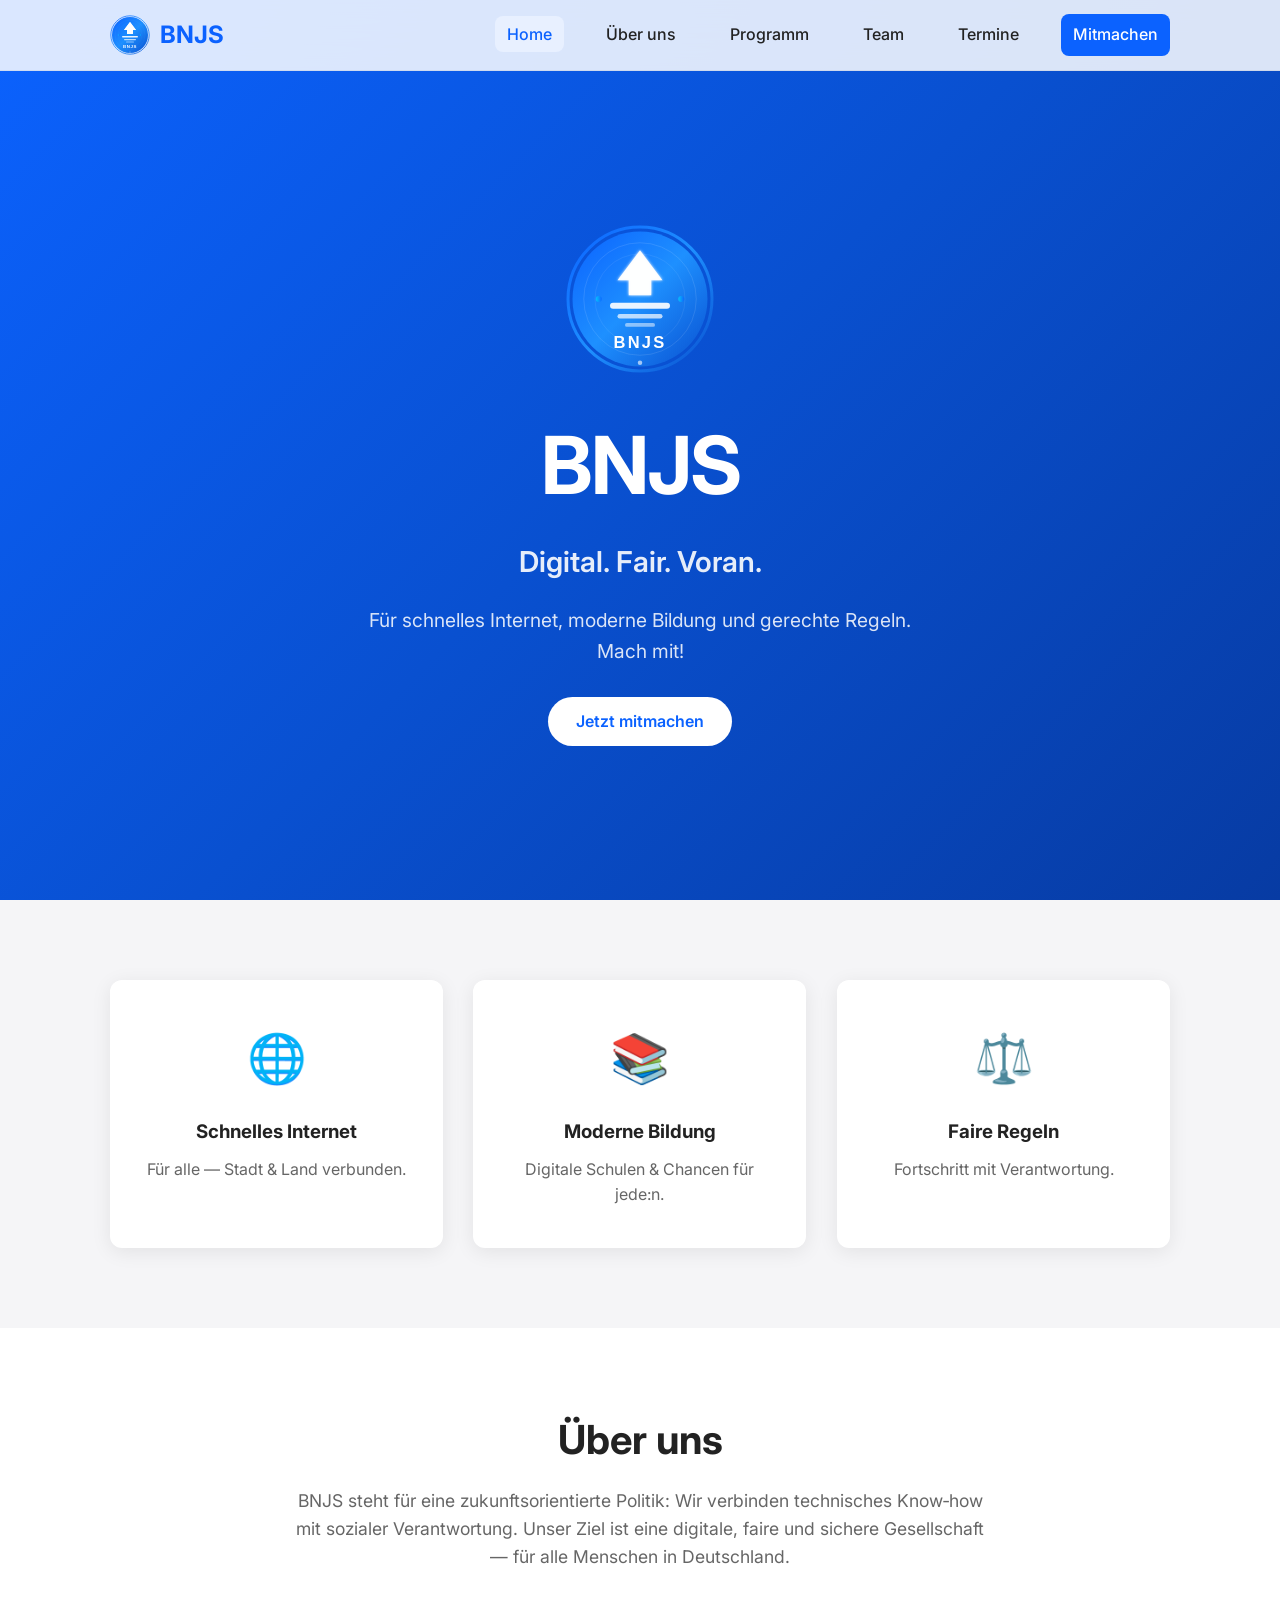
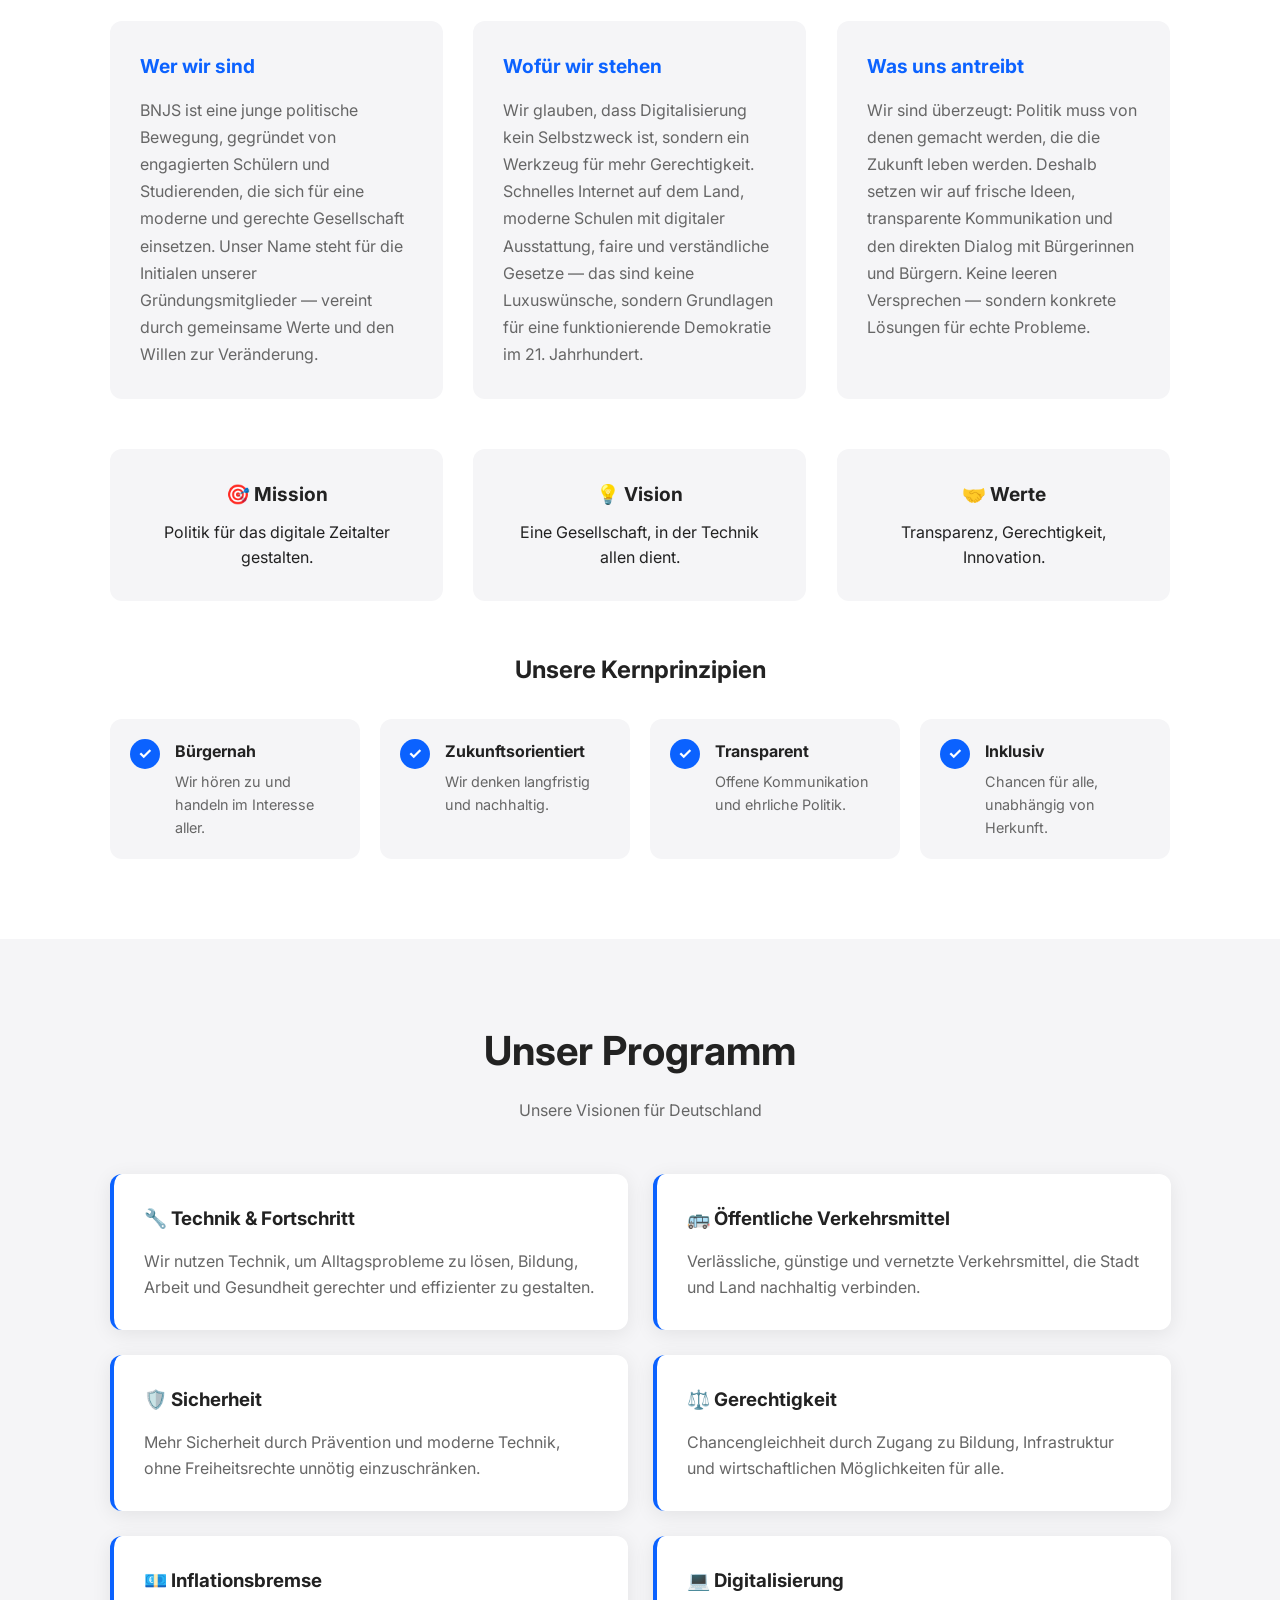
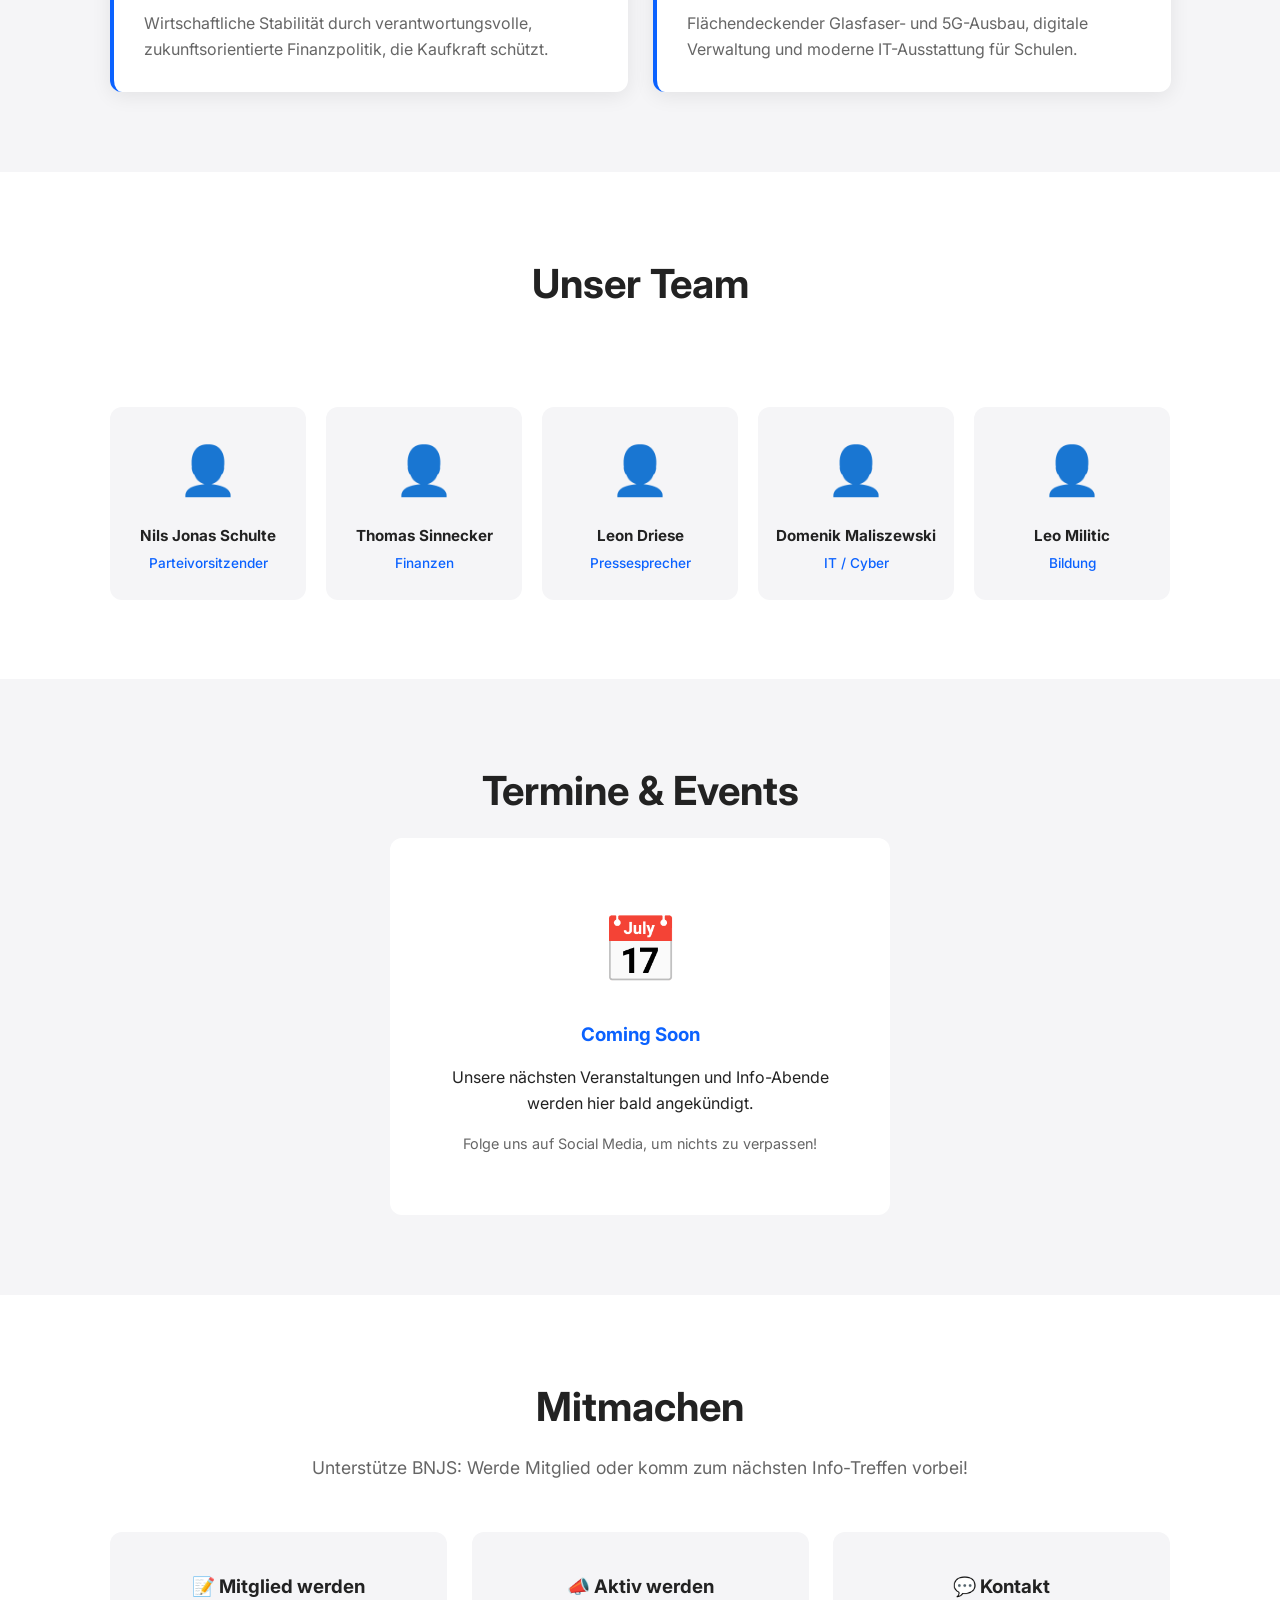
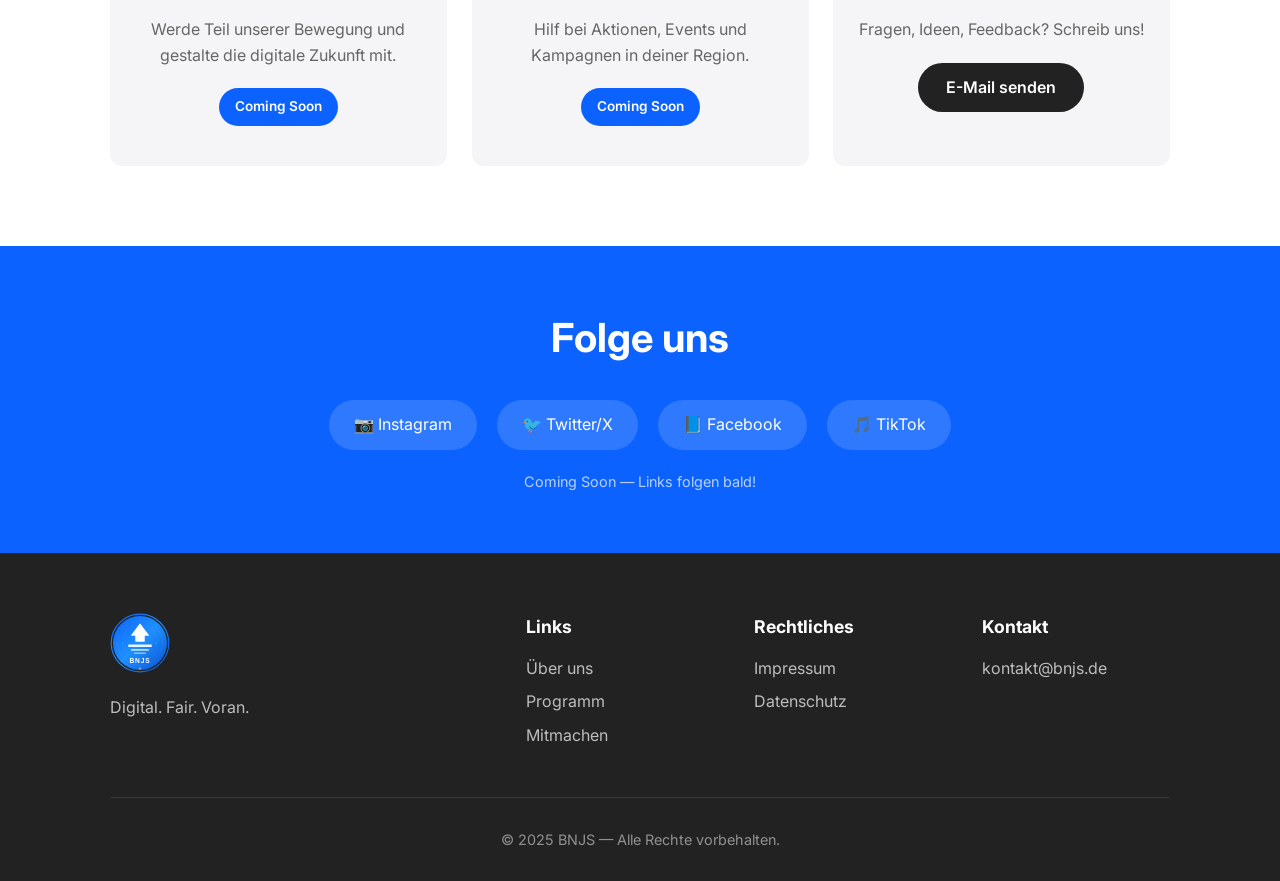
<file: index.html>
<!DOCTYPE html>
<html lang="de">
<head>
  <meta charset="UTF-8">
  <meta name="viewport" content="width=device-width, initial-scale=1.0">
  <title>BNJS — Digital. Fair. Voran. | Partei für digitale Chancen</title>
  <meta name="description" content="BNJS setzt sich für schnelles Internet, moderne Bildung und faire Regeln ein. Jetzt informieren und mitmachen.">
  <meta property="og:title" content="BNJS — Digital. Fair. Voran.">
  <meta property="og:description" content="Für schnelles Internet, moderne Schulen und faire Regeln. Mach mit!">
  <link rel="stylesheet" href="style.css">
  <link rel="preconnect" href="https://fonts.googleapis.com">
  <link href="https://fonts.googleapis.com/css2?family=Inter:wght@400;600;700&display=swap" rel="stylesheet">
</head>
<body>

  <!-- Loading Animation -->
  <div class="loader" id="loader">
    <div class="loader-content">
      <div class="loader-logo">BNJS</div>
    </div>
  </div>

  <!-- Scroll Progress Bar -->
  <div class="scroll-progress" id="scrollProgress"></div>

  <!-- Back to Top Button -->
  <button class="back-to-top" id="backToTop" aria-label="Nach oben">↑</button>

  <!-- Navigation -->
  <nav class="navbar" id="navbar">
    <div class="container nav-container">
      <a href="#" class="logo">
        <img src="logo.svg" alt="BNJS Logo" class="logo-img">
        <span>BNJS</span>
      </a>
      <ul class="nav-links">
        <li><a href="#hero" data-section="hero">Home</a></li>
        <li><a href="#about" data-section="about">Über uns</a></li>
        <li><a href="#programm" data-section="programm">Programm</a></li>
        <li><a href="#team" data-section="team">Team</a></li>
        <li><a href="#termine" data-section="termine">Termine</a></li>
        <li><a href="#mitmachen" class="btn btn-nav" data-section="mitmachen">Mitmachen</a></li>
      </ul>
      <button class="mobile-menu-btn" aria-label="Menü">☰</button>
    </div>
  </nav>

  <!-- Hero -->
  <header class="hero" id="hero">
    <div class="container hero-content">
      <img src="logo.svg" alt="BNJS Logo" class="hero-logo">
      <h1>BNJS</h1>
      <p class="tagline">Digital. Fair. Voran.</p>
      <p class="hero-text">Für schnelles Internet, moderne Bildung und gerechte Regeln.<br>Mach mit!</p>
      <a href="#mitmachen" class="btn btn-primary">Jetzt mitmachen</a>
    </div>
  </header>

  <!-- 3 Kernforderungen -->
  <section class="features" id="features">
    <div class="container">
      <div class="features-grid">
        <div class="feature-card fade-in">
          <div class="feature-icon">🌐</div>
          <h3>Schnelles Internet</h3>
          <p>Für alle — Stadt & Land verbunden.</p>
        </div>
        <div class="feature-card fade-in">
          <div class="feature-icon">📚</div>
          <h3>Moderne Bildung</h3>
          <p>Digitale Schulen & Chancen für jede:n.</p>
        </div>
        <div class="feature-card fade-in">
          <div class="feature-icon">⚖️</div>
          <h3>Faire Regeln</h3>
          <p>Fortschritt mit Verantwortung.</p>
        </div>
      </div>
    </div>
  </section>

  <!-- Über uns -->
  <section class="about" id="about">
    <div class="container">
      <h2 class="fade-in">Über uns</h2>
      <p class="section-text fade-in">
        BNJS steht für eine zukunftsorientierte Politik: Wir verbinden technisches Know‑how mit sozialer Verantwortung. 
        Unser Ziel ist eine digitale, faire und sichere Gesellschaft — für alle Menschen in Deutschland.
      </p>
      
      <!-- Erweiterte Info -->
      <div class="about-extended">
        <div class="about-block fade-in-left">
          <h3>Wer wir sind</h3>
          <p>
            BNJS ist eine junge politische Bewegung, gegründet von engagierten Schülern und Studierenden, 
            die sich für eine moderne und gerechte Gesellschaft einsetzen. Unser Name steht für die Initialen 
            unserer Gründungsmitglieder — vereint durch gemeinsame Werte und den Willen zur Veränderung.
          </p>
        </div>
        <div class="about-block fade-in">
          <h3>Wofür wir stehen</h3>
          <p>
            Wir glauben, dass Digitalisierung kein Selbstzweck ist, sondern ein Werkzeug für mehr Gerechtigkeit. 
            Schnelles Internet auf dem Land, moderne Schulen mit digitaler Ausstattung, faire und verständliche Gesetze — 
            das sind keine Luxuswünsche, sondern Grundlagen für eine funktionierende Demokratie im 21. Jahrhundert.
          </p>
        </div>
        <div class="about-block fade-in-right">
          <h3>Was uns antreibt</h3>
          <p>
            Wir sind überzeugt: Politik muss von denen gemacht werden, die die Zukunft leben werden. 
            Deshalb setzen wir auf frische Ideen, transparente Kommunikation und den direkten Dialog mit 
            Bürgerinnen und Bürgern. Keine leeren Versprechen — sondern konkrete Lösungen für echte Probleme.
          </p>
        </div>
      </div>

      <div class="values-grid">
        <div class="value-item fade-in">
          <strong>🎯 Mission</strong>
          <p>Politik für das digitale Zeitalter gestalten.</p>
        </div>
        <div class="value-item fade-in">
          <strong>💡 Vision</strong>
          <p>Eine Gesellschaft, in der Technik allen dient.</p>
        </div>
        <div class="value-item fade-in">
          <strong>🤝 Werte</strong>
          <p>Transparenz, Gerechtigkeit, Innovation.</p>
        </div>
      </div>
      
      <!-- Kernprinzipien -->
      <div class="principles">
        <h3 class="fade-in">Unsere Kernprinzipien</h3>
        <div class="principles-list">
          <div class="principle fade-in">
            <span class="principle-icon">✓</span>
            <div>
              <strong>Bürgernah</strong>
              <p>Wir hören zu und handeln im Interesse aller.</p>
            </div>
          </div>
          <div class="principle fade-in">
            <span class="principle-icon">✓</span>
            <div>
              <strong>Zukunftsorientiert</strong>
              <p>Wir denken langfristig und nachhaltig.</p>
            </div>
          </div>
          <div class="principle fade-in">
            <span class="principle-icon">✓</span>
            <div>
              <strong>Transparent</strong>
              <p>Offene Kommunikation und ehrliche Politik.</p>
            </div>
          </div>
          <div class="principle fade-in">
            <span class="principle-icon">✓</span>
            <div>
              <strong>Inklusiv</strong>
              <p>Chancen für alle, unabhängig von Herkunft.</p>
            </div>
          </div>
        </div>
      </div>
    </div>
  </section>

  <!-- Programm -->
  <section class="programm" id="programm">
    <div class="container">
      <h2 class="fade-in">Unser Programm</h2>
      <p class="section-subtitle fade-in">Unsere Visionen für Deutschland</p>
      
      <div class="programm-grid">
        <div class="programm-card fade-in">
          <h3>🔧 Technik & Fortschritt</h3>
          <p>Wir nutzen Technik, um Alltagsprobleme zu lösen, Bildung, Arbeit und Gesundheit gerechter und effizienter zu gestalten.</p>
        </div>
        <div class="programm-card fade-in">
          <h3>🚌 Öffentliche Verkehrsmittel</h3>
          <p>Verlässliche, günstige und vernetzte Verkehrsmittel, die Stadt und Land nachhaltig verbinden.</p>
        </div>
        <div class="programm-card fade-in">
          <h3>🛡️ Sicherheit</h3>
          <p>Mehr Sicherheit durch Prävention und moderne Technik, ohne Freiheitsrechte unnötig einzuschränken.</p>
        </div>
        <div class="programm-card fade-in">
          <h3>⚖️ Gerechtigkeit</h3>
          <p>Chancengleichheit durch Zugang zu Bildung, Infrastruktur und wirtschaftlichen Möglichkeiten für alle.</p>
        </div>
        <div class="programm-card fade-in">
          <h3>💶 Inflationsbremse</h3>
          <p>Wirtschaftliche Stabilität durch verantwortungsvolle, zukunftsorientierte Finanzpolitik, die Kaufkraft schützt.</p>
        </div>
        <div class="programm-card fade-in">
          <h3>💻 Digitalisierung</h3>
          <p>Flächendeckender Glasfaser- und 5G-Ausbau, digitale Verwaltung und moderne IT-Ausstattung für Schulen.</p>
        </div>
      </div>
    </div>
  </section>

  <!-- Team -->
  <section class="team" id="team">
    <div class="container">
      <h2 class="fade-in">Unser Team</h2>
      <p class="section-subtitle fade-in">Die Menschen hinter BNJS</p>
      
      <div class="team-grid">
        <div class="team-card fade-in" data-tooltip="Parteivorsitzender">
          <div class="team-avatar">👤</div>
          <h4>Nils Jonas Schulte</h4>
          <p class="team-role">Parteivorsitzender</p>
        </div>
        <div class="team-card fade-in" data-tooltip="Finanzen">
          <div class="team-avatar">👤</div>
          <h4>Thomas Sinnecker</h4>
          <p class="team-role">Finanzen</p>
        </div>
        <div class="team-card fade-in" data-tooltip="Pressesprecher">
          <div class="team-avatar">👤</div>
          <h4>Leon Driese</h4>
          <p class="team-role">Pressesprecher</p>
        </div>
        <div class="team-card fade-in" data-tooltip="IT / Cyber">
          <div class="team-avatar">👤</div>
          <h4>Domenik Maliszewski</h4>
          <p class="team-role">IT / Cyber</p>
        </div>
        <div class="team-card fade-in" data-tooltip="Bildung">
          <div class="team-avatar">👤</div>
          <h4>Leo Militic</h4>
          <p class="team-role">Bildung</p>
        </div>
      </div>
    </div>
  </section>

  <!-- Termine -->
  <section class="termine" id="termine">
    <div class="container">
      <h2 class="fade-in">Termine & Events</h2>
      <div class="coming-soon fade-in">
        <div class="coming-soon-icon">📅</div>
        <h3>Coming Soon</h3>
        <p>Unsere nächsten Veranstaltungen und Info-Abende werden hier bald angekündigt.</p>
        <p class="hint">Folge uns auf Social Media, um nichts zu verpassen!</p>
      </div>
    </div>
  </section>

  <!-- Mitmachen -->
  <section class="mitmachen" id="mitmachen">
    <div class="container">
      <h2 class="fade-in">Mitmachen</h2>
      <p class="section-text fade-in">Unterstütze BNJS: Werde Mitglied oder komm zum nächsten Info-Treffen vorbei!</p>
      
      <div class="mitmachen-grid">
        <div class="mitmachen-card fade-in">
          <h3>📝 Mitglied werden</h3>
          <p>Werde Teil unserer Bewegung und gestalte die digitale Zukunft mit.</p>
          <div class="coming-soon-badge">Coming Soon</div>
        </div>
        <div class="mitmachen-card fade-in">
          <h3>📣 Aktiv werden</h3>
          <p>Hilf bei Aktionen, Events und Kampagnen in deiner Region.</p>
          <div class="coming-soon-badge">Coming Soon</div>
        </div>
        <div class="mitmachen-card fade-in">
          <h3>💬 Kontakt</h3>
          <p>Fragen, Ideen, Feedback? Schreib uns!</p>
          <a href="mailto:kontakt@bnjs.de" class="btn btn-secondary">E-Mail senden</a>
        </div>
      </div>
    </div>
  </section>

  <!-- Social Media -->
  <section class="social" id="social">
    <div class="container">
      <h2>Folge uns</h2>
      <div class="social-links">
        <a href="#" class="social-link" title="Instagram">📷 Instagram</a>
        <a href="#" class="social-link" title="Twitter/X">🐦 Twitter/X</a>
        <a href="#" class="social-link" title="Facebook">📘 Facebook</a>
        <a href="#" class="social-link" title="TikTok">🎵 TikTok</a>
      </div>
      <p class="social-hint">Coming Soon — Links folgen bald!</p>
    </div>
  </section>

  <!-- Footer -->
  <footer class="footer">
    <div class="container">
      <div class="footer-grid">
        <div class="footer-col">
          <img src="logo.svg" alt="BNJS Logo" class="footer-logo">
          <p>Digital. Fair. Voran.</p>
        </div>
        <div class="footer-col">
          <h4>Links</h4>
          <ul>
            <li><a href="#about">Über uns</a></li>
            <li><a href="#programm">Programm</a></li>
            <li><a href="#mitmachen">Mitmachen</a></li>
          </ul>
        </div>
        <div class="footer-col">
          <h4>Rechtliches</h4>
          <ul>
            <li><a href="#impressum">Impressum</a></li>
            <li><a href="#datenschutz">Datenschutz</a></li>
          </ul>
        </div>
        <div class="footer-col">
          <h4>Kontakt</h4>
          <p>kontakt@bnjs.de</p>
        </div>
      </div>
      <div class="footer-bottom">
        <p>© 2025 BNJS — Alle Rechte vorbehalten.</p>
      </div>
    </div>
  </footer>

  <script>
    // Loading Animation
    window.addEventListener('load', function() {
      setTimeout(function() {
        document.getElementById('loader').classList.add('hidden');
      }, 800);
    });

    // Scroll Progress Bar
    window.addEventListener('scroll', function() {
      const scrollTop = document.documentElement.scrollTop;
      const scrollHeight = document.documentElement.scrollHeight - document.documentElement.clientHeight;
      const progress = (scrollTop / scrollHeight) * 100;
      document.getElementById('scrollProgress').style.width = progress + '%';
    });

    // Navbar scroll effect
    window.addEventListener('scroll', function() {
      const navbar = document.getElementById('navbar');
      if (window.scrollY > 50) {
        navbar.classList.add('scrolled');
      } else {
        navbar.classList.remove('scrolled');
      }
    });

    // Active navigation highlighting based on scroll position
    const sections = document.querySelectorAll('section[id], header[id]');
    const navLinks = document.querySelectorAll('.nav-links a[data-section]');

    function updateActiveNav() {
      let current = '';
      let scrollPos = window.scrollY + 150; // Offset for navbar height
      
      sections.forEach(section => {
        const sectionTop = section.offsetTop;
        const sectionHeight = section.clientHeight;
        const sectionId = section.getAttribute('id');
        
        if (scrollPos >= sectionTop && scrollPos < sectionTop + sectionHeight) {
          current = sectionId;
        }
      });

      navLinks.forEach(link => {
        link.classList.remove('active');
        const linkSection = link.getAttribute('data-section');
        if (linkSection === current) {
          link.classList.add('active');
        }
      });
    }

    window.addEventListener('scroll', updateActiveNav);
    window.addEventListener('load', updateActiveNav);

    // Back to Top Button
    const backToTop = document.getElementById('backToTop');
    window.addEventListener('scroll', function() {
      if (window.scrollY > 500) {
        backToTop.classList.add('visible');
      } else {
        backToTop.classList.remove('visible');
      }
    });

    backToTop.addEventListener('click', function() {
      window.scrollTo({ top: 0, behavior: 'smooth' });
    });

    // Scroll Animations (Intersection Observer)
    const observerOptions = {
      threshold: 0.1,
      rootMargin: '0px 0px -50px 0px'
    };

    const observer = new IntersectionObserver(function(entries) {
      entries.forEach(entry => {
        if (entry.isIntersecting) {
          entry.target.classList.add('visible');
        }
      });
    }, observerOptions);

    document.querySelectorAll('.fade-in, .fade-in-left, .fade-in-right').forEach(el => {
      observer.observe(el);
    });

    // Simple mobile menu toggle
    document.querySelector('.mobile-menu-btn').addEventListener('click', function() {
      document.querySelector('.nav-links').classList.toggle('active');
    });

    // Smooth scroll for anchor links
    document.querySelectorAll('a[href^="#"]').forEach(anchor => {
      anchor.addEventListener('click', function (e) {
        e.preventDefault();
        const target = document.querySelector(this.getAttribute('href'));
        if (target) {
          target.scrollIntoView({ behavior: 'smooth' });
          document.querySelector('.nav-links').classList.remove('active');
        }
      });
    });
  </script>

</body>
</html>
</file>
<file: style.css>
/* BNJS Website Styles */

:root {
  --primary: #0B62FF;
  --primary-dark: #0950d0;
  --primary-light: #e8f0ff;
  --dark: #222222;
  --light: #ffffff;
  --gray: #f5f5f7;
  --gray-dark: #666666;
  --radius: 12px;
  --shadow: 0 4px 20px rgba(0, 0, 0, 0.08);
  --shadow-hover: 0 8px 30px rgba(11, 98, 255, 0.15);
  --transition: all 0.3s cubic-bezier(0.4, 0, 0.2, 1);
}

* {
  margin: 0;
  padding: 0;
  box-sizing: border-box;
}

html {
  scroll-behavior: smooth;
}

body {
  font-family: 'Inter', -apple-system, BlinkMacSystemFont, sans-serif;
  line-height: 1.6;
  color: var(--dark);
  background: var(--light);
  overflow-x: hidden;
}

/* Loading Animation */
.loader {
  position: fixed;
  top: 0;
  left: 0;
  width: 100%;
  height: 100%;
  background: var(--primary);
  display: flex;
  align-items: center;
  justify-content: center;
  z-index: 9999;
  transition: opacity 0.3s, visibility 0.3s;
}

.loader.hidden {
  opacity: 0;
  visibility: hidden;
}

.loader-content {
  text-align: center;
  color: white;
}

.loader-logo {
  font-size: 3rem;
  font-weight: 700;
}

/* Scroll Progress Bar */
.scroll-progress {
  position: fixed;
  top: 0;
  left: 0;
  height: 3px;
  background: linear-gradient(90deg, var(--primary), var(--primary-dark));
  z-index: 1001;
  width: 0%;
  transition: width 0.1s;
}

/* Scroll Animations - GPU Optimized */
.fade-in {
  opacity: 0;
  transform: translateY(20px) translateZ(0);
  transition: opacity 0.4s ease-out, transform 0.4s ease-out;
  will-change: opacity, transform;
}

.fade-in.visible {
  opacity: 1;
  transform: translateY(0) translateZ(0);
}

.fade-in-left {
  opacity: 0;
  transform: translateX(-20px) translateZ(0);
  transition: opacity 0.4s ease-out, transform 0.4s ease-out;
  will-change: opacity, transform;
}

.fade-in-left.visible {
  opacity: 1;
  transform: translateX(0) translateZ(0);
}

.fade-in-right {
  opacity: 0;
  transform: translateX(20px) translateZ(0);
  transition: opacity 0.4s ease-out, transform 0.4s ease-out;
  will-change: opacity, transform;
}

.fade-in-right.visible {
  opacity: 1;
  transform: translateX(0) translateZ(0);
}

/* Back to Top Button */
.back-to-top {
  position: fixed;
  bottom: 30px;
  right: 30px;
  width: 50px;
  height: 50px;
  background: var(--primary);
  color: white;
  border: none;
  border-radius: 50%;
  cursor: pointer;
  font-size: 1.5rem;
  box-shadow: var(--shadow);
  opacity: 0;
  visibility: hidden;
  transition: var(--transition);
  z-index: 999;
}

.back-to-top:hover {
  background: var(--primary-dark);
  transform: translateY(-3px);
  box-shadow: var(--shadow-hover);
}

.back-to-top.visible {
  opacity: 1;
  visibility: visible;
}

.container {
  max-width: 1100px;
  margin: 0 auto;
  padding: 0 20px;
}

/* Navigation */
.navbar {
  position: fixed;
  top: 0;
  left: 0;
  right: 0;
  background: rgba(255, 255, 255, 0.85);
  backdrop-filter: blur(20px);
  -webkit-backdrop-filter: blur(20px);
  z-index: 1000;
  border-bottom: 1px solid rgba(0, 0, 0, 0.05);
  transition: var(--transition);
}

.navbar.scrolled {
  background: rgba(255, 255, 255, 0.95);
  box-shadow: 0 2px 20px rgba(0, 0, 0, 0.1);
}

.nav-container {
  display: flex;
  justify-content: space-between;
  align-items: center;
  height: 70px;
}

.logo {
  font-size: 1.5rem;
  font-weight: 700;
  color: var(--primary);
  text-decoration: none;
  display: flex;
  align-items: center;
  gap: 10px;
}

.logo-img {
  width: 40px;
  height: 40px;
}

.hero-logo {
  width: 150px;
  height: 150px;
  margin-bottom: 20px;
}

.footer-logo {
  width: 60px;
  height: 60px;
  margin-bottom: 15px;
}

.nav-links {
  display: flex;
  list-style: none;
  gap: 30px;
  align-items: center;
}

.nav-links a {
  text-decoration: none;
  color: var(--dark);
  font-weight: 500;
  transition: var(--transition);
  position: relative;
  padding: 8px 12px;
  border-radius: 8px;
}

.nav-links a.active {
  background: var(--primary-light);
  color: var(--primary);
}

.nav-links a::after {
  content: '';
  position: absolute;
  bottom: -5px;
  left: 0;
  width: 0;
  height: 2px;
  background: var(--primary);
  transition: width 0.3s ease;
}

.nav-links a:hover::after {
  width: 100%;
}

.nav-links a:hover {
  color: var(--primary);
}

.mobile-menu-btn {
  display: none;
  background: none;
  border: none;
  font-size: 1.5rem;
  cursor: pointer;
}

/* Buttons */
.btn {
  display: inline-block;
  padding: 12px 28px;
  border-radius: 50px;
  text-decoration: none;
  font-weight: 600;
  transition: transform 0.2s ease, background 0.2s ease, box-shadow 0.2s ease;
  cursor: pointer;
  border: none;
}

.btn-primary {
  background: var(--primary);
  color: var(--light);
}

.btn-primary:hover {
  background: var(--primary-dark);
  transform: translateY(-2px);
  box-shadow: 0 5px 15px rgba(11, 98, 255, 0.3);
}

.btn-secondary {
  background: var(--dark);
  color: var(--light);
}

.btn-secondary:hover {
  background: #333;
}

.btn-nav {
  padding: 10px 20px;
  background: var(--primary);
  color: var(--light) !important;
}

.btn-nav.active {
  background: var(--primary-dark);
}

/* Hero */
.hero {
  min-height: 100vh;
  display: flex;
  align-items: center;
  justify-content: center;
  text-align: center;
  background: linear-gradient(135deg, #0B62FF 0%, #0950d0 50%, #073ba3 100%);
  color: var(--light);
  padding-top: 70px;
  position: relative;
  overflow: hidden;
}

.hero-content {
  position: relative;
  z-index: 1;
}

.hero h1 {
  font-size: 5rem;
  font-weight: 700;
  margin-bottom: 10px;
  letter-spacing: -2px;
  animation: slideUp 0.8s ease-out;
}

@keyframes slideUp {
  from { opacity: 0; transform: translateY(30px); }
  to { opacity: 1; transform: translateY(0); }
}

.tagline {
  font-size: 1.8rem;
  font-weight: 600;
  margin-bottom: 20px;
  opacity: 0.9;
  animation: slideUp 0.8s ease-out 0.2s backwards;
}

.hero-text {
  font-size: 1.2rem;
  margin-bottom: 30px;
  opacity: 0.85;
  animation: slideUp 0.8s ease-out 0.4s backwards;
}

.hero .btn-primary {
  background: var(--light);
  color: var(--primary);
  animation: slideUp 0.8s ease-out 0.6s backwards;
}

.hero .btn-primary:hover {
  background: #f0f0f0;
  box-shadow: 0 10px 30px rgba(0, 0, 0, 0.2);
}

.hero-logo {
  animation: fadeIn 0.8s ease-out;
  will-change: transform;
}

@keyframes fadeIn {
  from { opacity: 0; transform: scale(0.9); }
  to { opacity: 1; transform: scale(1); }
}

/* Features */
.features {
  padding: 80px 0;
  background: var(--gray);
}

.features-grid {
  display: grid;
  grid-template-columns: repeat(3, 1fr);
  gap: 30px;
}

.feature-card {
  background: var(--light);
  padding: 40px 30px;
  border-radius: var(--radius);
  text-align: center;
  box-shadow: var(--shadow);
  transition: transform 0.2s ease, box-shadow 0.2s ease;
  transform: translateZ(0);
}

.feature-card:hover {
  transform: translateY(-5px) translateZ(0);
  box-shadow: var(--shadow-hover);
}

.feature-icon {
  font-size: 3rem;
  margin-bottom: 20px;
  display: inline-block;
}

.feature-card h3 {
  margin-bottom: 10px;
  color: var(--dark);
}

.feature-card p {
  color: var(--gray-dark);
}

/* Sections */
section {
  padding: 80px 0;
}

section h2 {
  font-size: 2.5rem;
  text-align: center;
  margin-bottom: 15px;
  color: var(--dark);
}

.section-subtitle {
  text-align: center;
  color: var(--gray-dark);
  margin-bottom: 50px;
}

.section-text {
  text-align: center;
  max-width: 700px;
  margin: 0 auto 50px;
  color: var(--gray-dark);
  font-size: 1.1rem;
}

/* About */
.about {
  background: var(--light);
}

.values-grid {
  display: grid;
  grid-template-columns: repeat(3, 1fr);
  gap: 30px;
  margin-top: 40px;
}

.value-item {
  text-align: center;
  padding: 30px;
  background: var(--gray);
  border-radius: var(--radius);
}

.value-item strong {
  display: block;
  font-size: 1.2rem;
  margin-bottom: 10px;
}

/* About Extended */
.about-extended {
  display: grid;
  grid-template-columns: repeat(3, 1fr);
  gap: 30px;
  margin: 50px 0;
}

.about-block {
  background: var(--gray);
  padding: 30px;
  border-radius: var(--radius);
}

.about-block h3 {
  color: var(--primary);
  margin-bottom: 15px;
  font-size: 1.2rem;
}

.about-block p {
  color: var(--gray-dark);
  line-height: 1.7;
}

/* Principles */
.principles {
  margin-top: 50px;
  text-align: center;
}

.principles h3 {
  font-size: 1.5rem;
  margin-bottom: 30px;
  color: var(--dark);
}

.principles-list {
  display: grid;
  grid-template-columns: repeat(4, 1fr);
  gap: 20px;
}

.principle {
  display: flex;
  align-items: flex-start;
  gap: 15px;
  text-align: left;
  padding: 20px;
  background: var(--gray);
  border-radius: var(--radius);
}

.principle-icon {
  background: var(--primary);
  color: white;
  width: 30px;
  height: 30px;
  border-radius: 50%;
  display: flex;
  align-items: center;
  justify-content: center;
  flex-shrink: 0;
  font-weight: bold;
}

.principle strong {
  display: block;
  margin-bottom: 5px;
  color: var(--dark);
}

.principle p {
  color: var(--gray-dark);
  font-size: 0.9rem;
  margin: 0;
}

/* Programm */
.programm {
  background: var(--gray);
}

.programm-grid {
  display: grid;
  grid-template-columns: repeat(2, 1fr);
  gap: 25px;
}

.programm-card {
  background: var(--light);
  padding: 30px;
  border-radius: var(--radius);
  box-shadow: var(--shadow);
  border-left: 4px solid var(--primary);
  transition: transform 0.2s ease, box-shadow 0.2s ease;
  transform: translateZ(0);
}

.programm-card:hover {
  transform: translateX(5px) translateZ(0);
  box-shadow: var(--shadow-hover);
}

.programm-card h3 {
  margin-bottom: 15px;
  color: var(--dark);
}

.programm-card p {
  color: var(--gray-dark);
}

/* Team */
.team {
  background: var(--light);
}

.team-grid {
  display: grid;
  grid-template-columns: repeat(5, 1fr);
  gap: 20px;
}

.team-card {
  text-align: center;
  padding: 25px 15px;
  background: var(--gray);
  border-radius: var(--radius);
  transition: transform 0.2s ease, box-shadow 0.2s ease;
  cursor: pointer;
  transform: translateZ(0);
}

.team-card:hover {
  transform: translateY(-5px) translateZ(0);
  box-shadow: var(--shadow-hover);
}

.team-avatar {
  font-size: 3rem;
  margin-bottom: 15px;
  display: inline-block;
}

.team-card h4 {
  font-size: 0.95rem;
  margin-bottom: 5px;
}

.team-role {
  color: var(--primary);
  font-size: 0.85rem;
  font-weight: 500;
}

/* Termine */
.termine {
  background: var(--gray);
}

.coming-soon {
  text-align: center;
  padding: 60px 40px;
  background: var(--light);
  border-radius: var(--radius);
  max-width: 500px;
  margin: 0 auto;
}

.coming-soon-icon {
  font-size: 4rem;
  margin-bottom: 20px;
}

.coming-soon h3 {
  color: var(--primary);
  margin-bottom: 15px;
}

.hint {
  margin-top: 15px;
  font-size: 0.9rem;
  color: var(--gray-dark);
}

/* Mitmachen */
.mitmachen {
  background: var(--light);
}

.mitmachen-grid {
  display: grid;
  grid-template-columns: repeat(3, 1fr);
  gap: 25px;
}

.mitmachen-card {
  text-align: center;
  padding: 40px 25px;
  background: var(--gray);
  border-radius: var(--radius);
  transition: var(--transition);
}

.mitmachen-card:hover {
  transform: translateY(-5px);
  box-shadow: var(--shadow-hover);
  background: var(--light);
}

.mitmachen-card h3 {
  margin-bottom: 15px;
  transition: var(--transition);
}

.mitmachen-card:hover h3 {
  color: var(--primary);
}

.mitmachen-card p {
  color: var(--gray-dark);
  margin-bottom: 20px;
}

.coming-soon-badge {
  display: inline-block;
  padding: 8px 16px;
  background: var(--primary);
  color: var(--light);
  border-radius: 20px;
  font-size: 0.85rem;
  font-weight: 600;
}

/* Social */
.social {
  background: var(--primary);
  color: var(--light);
  text-align: center;
  padding: 60px 0;
}

.social h2 {
  color: var(--light);
  margin-bottom: 30px;
}

.social-links {
  display: flex;
  justify-content: center;
  gap: 20px;
  flex-wrap: wrap;
}

.social-link {
  display: inline-block;
  padding: 12px 25px;
  background: rgba(255, 255, 255, 0.15);
  color: var(--light);
  text-decoration: none;
  border-radius: 50px;
  transition: var(--transition);
}

.social-link:hover {
  background: rgba(255, 255, 255, 0.3);
  transform: translateY(-3px) scale(1.05);
}

.social-hint {
  margin-top: 20px;
  opacity: 0.7;
  font-size: 0.9rem;
}

/* Footer */
.footer {
  background: var(--dark);
  color: var(--light);
  padding: 60px 0 30px;
}

.footer-grid {
  display: grid;
  grid-template-columns: 2fr 1fr 1fr 1fr;
  gap: 40px;
  margin-bottom: 40px;
}

.footer-col h4 {
  margin-bottom: 15px;
  font-size: 1.1rem;
}

.footer-col ul {
  list-style: none;
}

.footer-col li {
  margin-bottom: 8px;
}

.footer-col a {
  color: rgba(255, 255, 255, 0.7);
  text-decoration: none;
  transition: var(--transition);
  position: relative;
}

.footer-col a:hover {
  color: var(--light);
  padding-left: 5px;
}

.footer-col p {
  color: rgba(255, 255, 255, 0.7);
}

.footer-bottom {
  text-align: center;
  padding-top: 30px;
  border-top: 1px solid rgba(255, 255, 255, 0.1);
}

.footer-bottom p {
  color: rgba(255, 255, 255, 0.5);
  font-size: 0.9rem;
}

/* Counter Animation */
.counter {
  font-size: 2.5rem;
  font-weight: 700;
  color: var(--primary);
}

/* Tooltip */
[data-tooltip] {
  position: relative;
}

[data-tooltip]::after {
  content: attr(data-tooltip);
  position: absolute;
  bottom: 100%;
  left: 50%;
  transform: translateX(-50%);
  padding: 8px 12px;
  background: var(--dark);
  color: white;
  font-size: 0.8rem;
  border-radius: 6px;
  white-space: nowrap;
  opacity: 0;
  visibility: hidden;
  transition: var(--transition);
}

[data-tooltip]:hover::after {
  opacity: 1;
  visibility: visible;
  bottom: calc(100% + 10px);
}

/* Responsive */
@media (max-width: 900px) {
  .features-grid,
  .values-grid,
  .mitmachen-grid {
    grid-template-columns: 1fr;
  }
  
  .programm-grid {
    grid-template-columns: 1fr;
  }
  
  .team-grid {
    grid-template-columns: repeat(2, 1fr);
  }
  
  .footer-grid {
    grid-template-columns: 1fr 1fr;
  }
  
  .about-extended {
    grid-template-columns: 1fr;
  }
  
  .principles-list {
    grid-template-columns: repeat(2, 1fr);
  }
}

@media (max-width: 600px) {
  .hero h1 {
    font-size: 3rem;
  }
  
  .tagline {
    font-size: 1.3rem;
  }
  
  .nav-links {
    display: none;
    position: absolute;
    top: 70px;
    left: 0;
    right: 0;
    background: var(--light);
    flex-direction: column;
    padding: 20px;
    gap: 15px;
    box-shadow: var(--shadow);
  }
  
  .nav-links.active {
    display: flex;
  }
  
  .mobile-menu-btn {
    display: block;
  }
  
  .team-grid {
    grid-template-columns: 1fr;
  }
  
  .footer-grid {
    grid-template-columns: 1fr;
    text-align: center;
  }
  
  .principles-list {
    grid-template-columns: 1fr;
  }
  
  section h2 {
    font-size: 2rem;
  }
}
</file>
